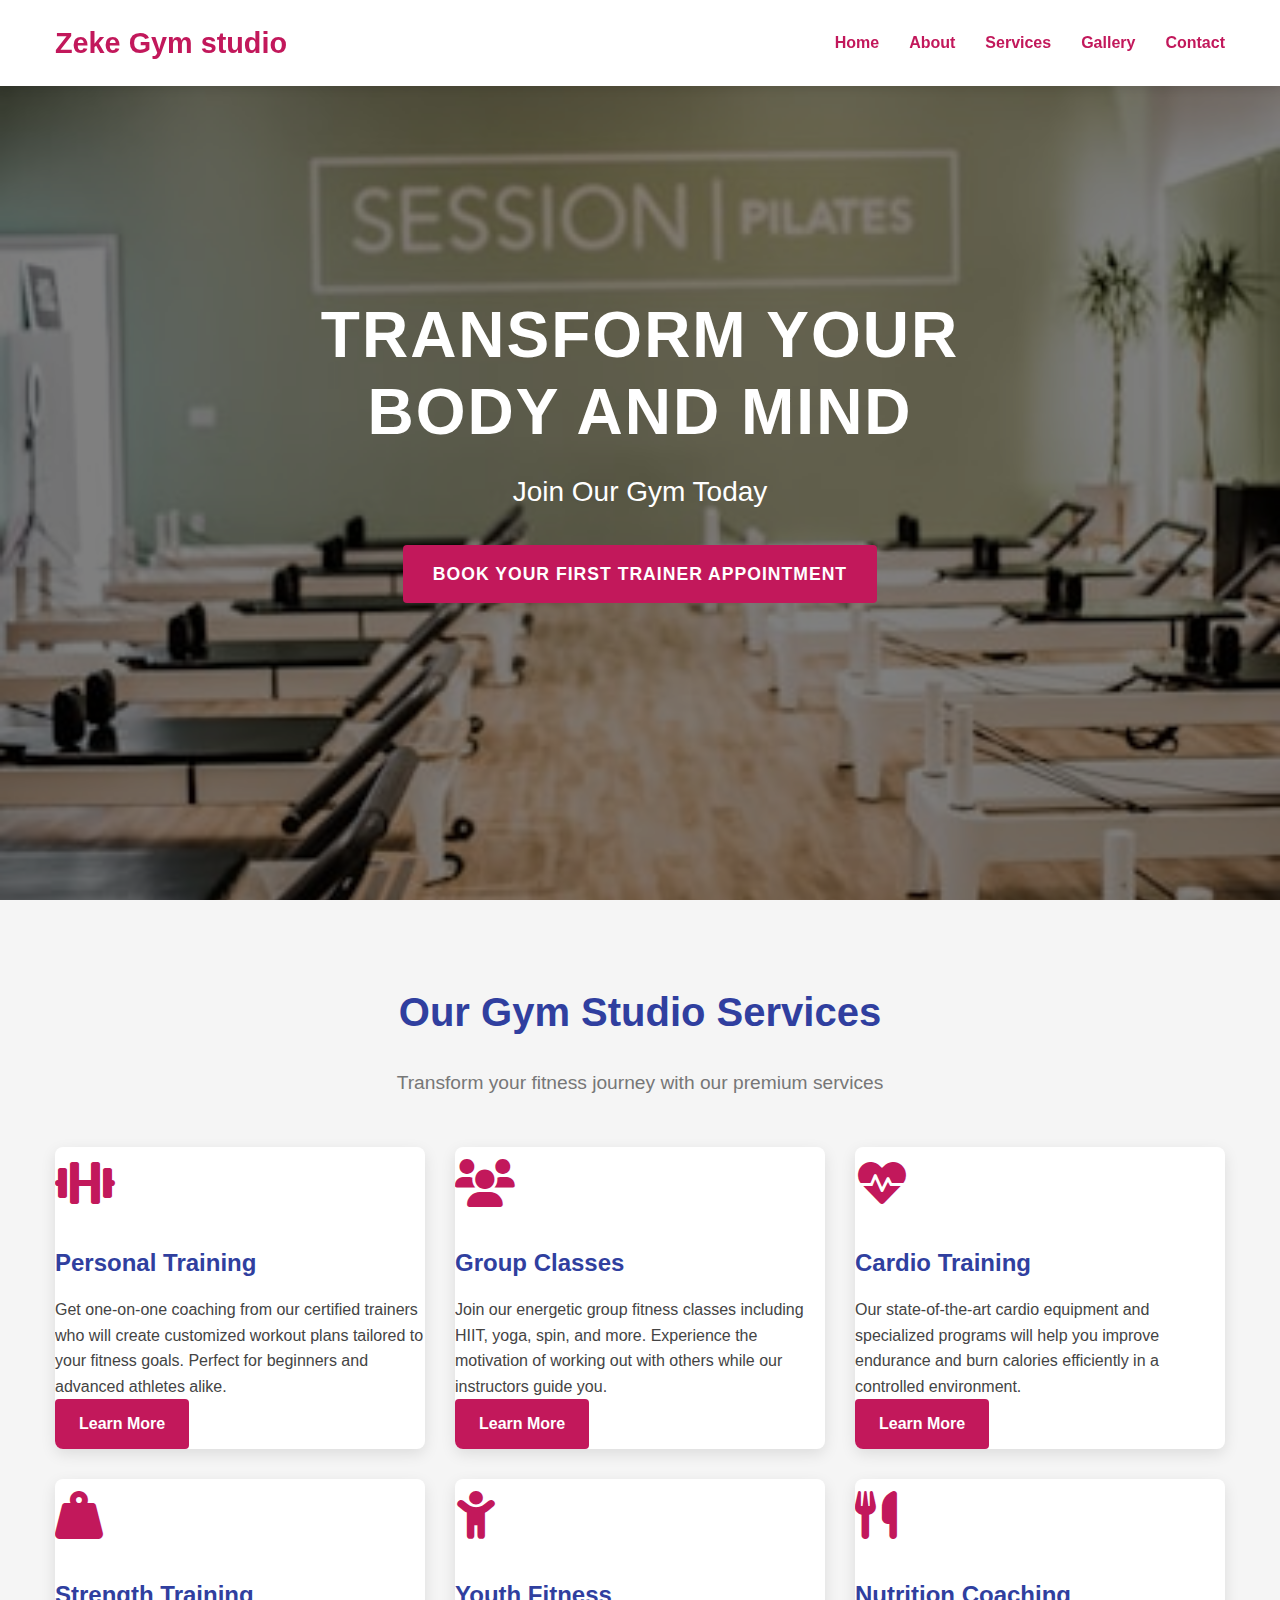
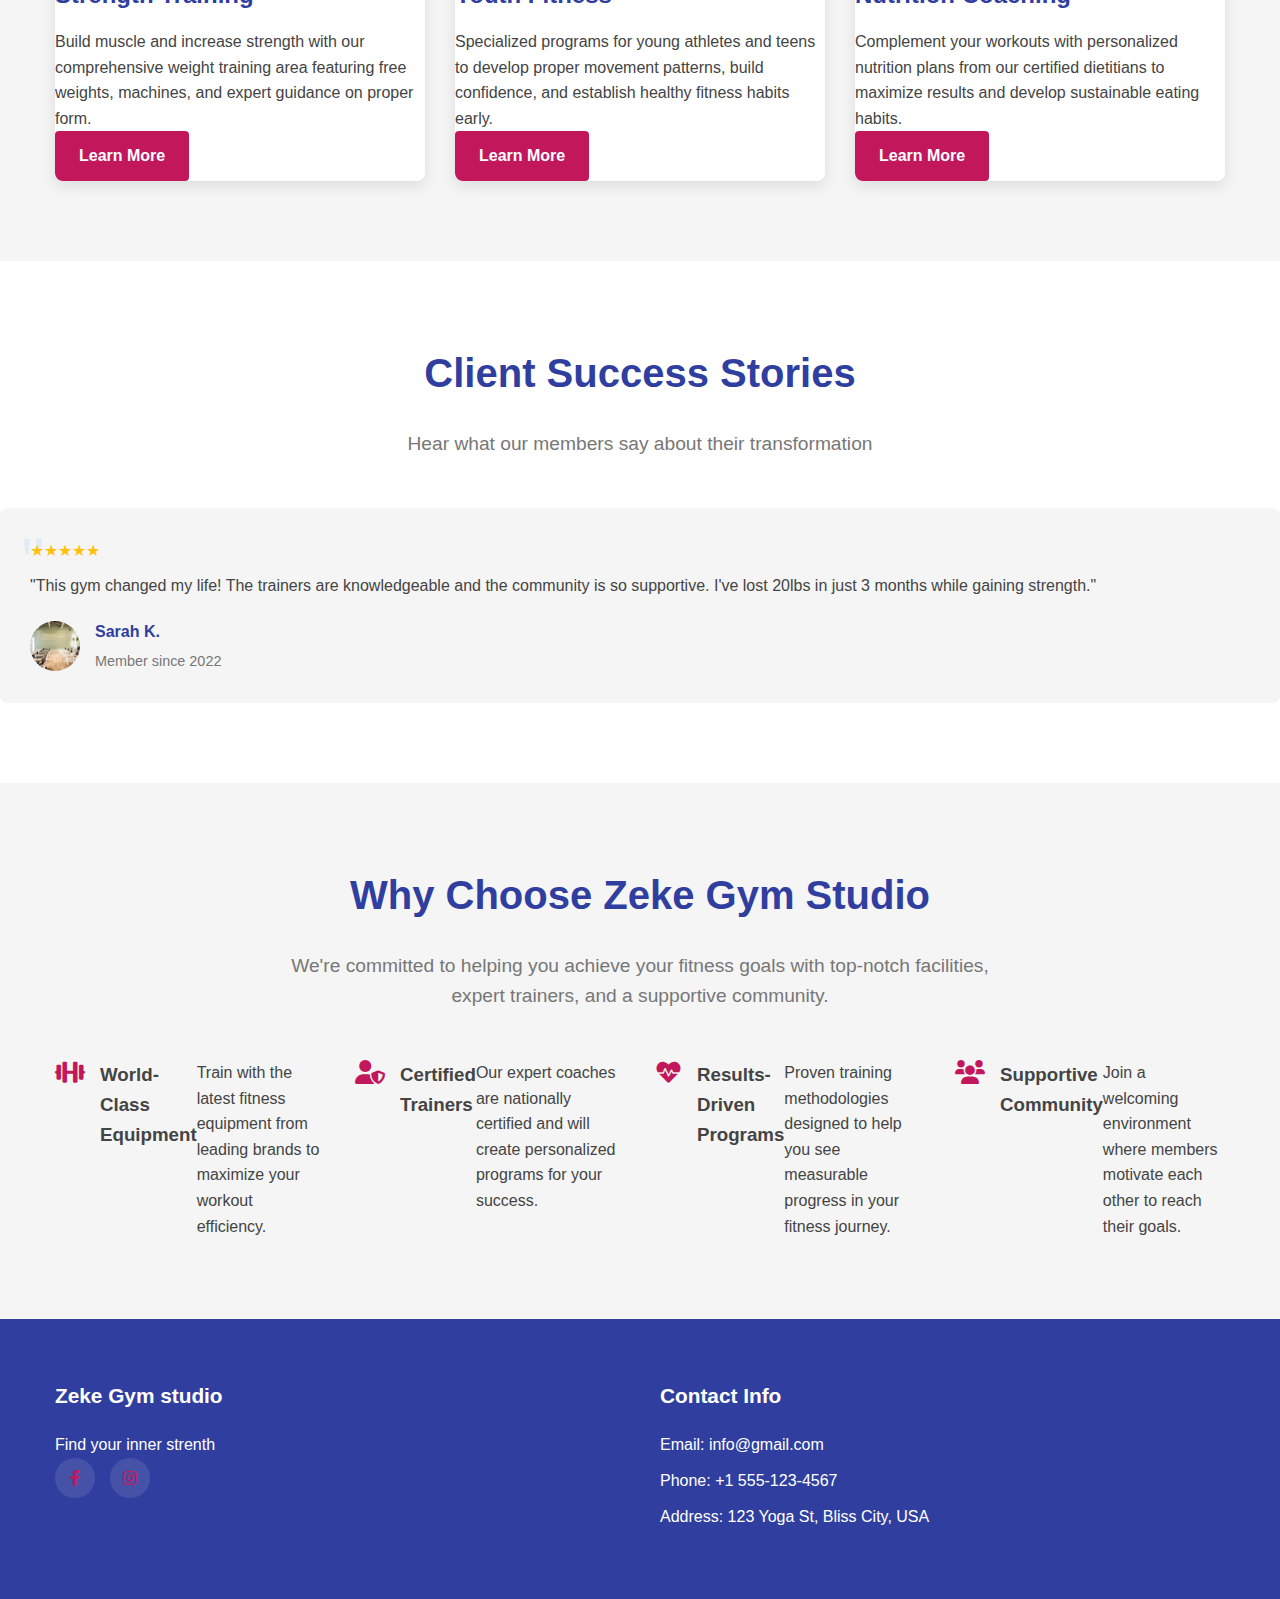
<file: index.html>
<!DOCTYPE html>
    <html lang="en">
    
        <head>
            <meta charset="UTF-8">
            <meta name="viewport" content="width=device-width, initial-scale=1.0">
            <title>Zeke Gym studio - Zeke Gym studio | Professional gym studio Services</title>
            <meta name="description" content="Professional gym studio Services for Zeke Gym studio. Find your inner strenth.">
            <link rel="stylesheet" href="https://cdnjs.cloudflare.com/ajax/libs/font-awesome/6.0.0/css/all.min.css">
            <link rel="stylesheet" href="css/base.css">
            <link rel="stylesheet" href="css/custom.css"> <!-- Add this line -->
            <link rel="stylesheet" href="css/index.css">
            <link rel="preconnect" href="https://fonts.googleapis.com">
            <link rel="preconnect" href="https://fonts.gstatic.com" crossorigin>
            <link href="https://fonts.googleapis.com/css2?family=Open+Sans:wght@400;600;700&family=Roboto:wght@400;500;700&display=swap" rel="stylesheet">


        </head>
                
        
    <body>
        
        <header class="header">
            <div class="container">
                <nav class="navbar">
                    <a href="index.html" class="logo">Zeke Gym studio</a>
                    <button id="mobile-menu-btn" class="mobile-menu-btn">
                        <span></span>
                        <span></span>
                        <span></span>
                    </button>
                    <ul class="nav-links">
                        <li><a href="index.html">Home</a></li>
<li><a href="about.html">About</a></li>
<li><a href="services.html">Services</a></li>
<li><a href="gallery.html">Gallery</a></li>
<li><a href="contact.html">Contact</a></li>
                    </ul>
                </nav>
            </div>
        </header>
        

        <main>
            <!-- Hero Section -->
            <section class="hero-section">
    <div class="hero-overlay"></div>
    <div class="hero-content">
        <h1 class="hero-heading">Transform Your Body and Mind</h1>
        <p class="hero-subheading">Join Our Gym Today</p>
        <a href="contact.html" class="hero-cta">Book Your First Trainer Appointment</a>
    </div>
</section>

<style>
    .hero-section {
        position: relative;
        height: 100vh;
        min-height: 600px;
        background-image: url('assets/images/gym-studio1.jpg');
        background-size: cover;
        background-position: center;
        background-repeat: no-repeat;
        display: flex;
        align-items: center;
        justify-content: center;
        text-align: center;
        color: white;
        padding: 0 20px;
    }
    
    .hero-overlay {
        position: absolute;
        top: 0;
        left: 0;
        width: 100%;
        height: 100%;
        background-color: rgba(0, 0, 0, 0.5);
    }
    
    .hero-content {
        position: relative;
        z-index: 1;
        max-width: 800px;
    }
    
    .hero-heading {
        font-size: clamp(2.5rem, 5vw, 4rem);
        font-weight: 800;
        margin-bottom: 20px;
        line-height: 1.2;
        text-transform: uppercase;
        letter-spacing: 2px;
    }
    
    .hero-subheading {
        font-size: clamp(1.25rem, 2.5vw, 1.75rem);
        margin-bottom: 30px;
        font-weight: 400;
    }
    
    .hero-cta {
        display: inline-block;
        padding: 15px 30px;
        background-color: #c2185b;
        color: white;
        text-decoration: none;
        font-weight: 700;
        border-radius: 4px;
        font-size: 1.1rem;
        transition: all 0.3s ease;
        text-transform: uppercase;
        letter-spacing: 1px;
    }
    
    .hero-cta:hover {
        background-color: #e91e63;
        transform: translateY(-3px);
        box-shadow: 0 10px 20px rgba(0, 0, 0, 0.2);
    }
    
    @media (max-width: 768px) {
        .hero-section {
            min-height: 500px;
        }
        
        .hero-heading {
            margin-bottom: 15px;
        }
        
        .hero-cta {
            padding: 12px 25px;
        }
    }
</style>

            <!-- Services Preview -->
            <section class="section services">
    <div class="container">
        <div class="section-header">
            <h2 class="section-title">Our Gym Studio Services</h2>
            <p class="section-subtitle">Transform your fitness journey with our premium services</p>
        </div>

        <div class="services-grid">
            <!-- Service Card 1 -->
            <div class="service-card">
                <div class="service-icon">
                    <i class="fas fa-dumbbell"></i>
                </div>
                <h3 class="service-title">Personal Training</h3>
                <p class="service-description">
                    Get one-on-one coaching from our certified trainers who will create customized workout plans tailored to your fitness goals. Perfect for beginners and advanced athletes alike.
                </p>
                <a href="services.html#personal-training" class="btn btn-learn-more">Learn More</a>
            </div>

            <!-- Service Card 2 -->
            <div class="service-card">
                <div class="service-icon">
                    <i class="fas fa-users"></i>
                </div>
                <h3 class="service-title">Group Classes</h3>
                <p class="service-description">
                    Join our energetic group fitness classes including HIIT, yoga, spin, and more. Experience the motivation of working out with others while our instructors guide you.
                </p>
                <a href="services.html#group-classes" class="btn btn-learn-more">Learn More</a>
            </div>

            <!-- Service Card 3 -->
            <div class="service-card">
                <div class="service-icon">
                    <i class="fas fa-heartbeat"></i>
                </div>
                <h3 class="service-title">Cardio Training</h3>
                <p class="service-description">
                    Our state-of-the-art cardio equipment and specialized programs will help you improve endurance and burn calories efficiently in a controlled environment.
                </p>
                <a href="services.html#cardio-training" class="btn btn-learn-more">Learn More</a>
            </div>

            <!-- Service Card 4 -->
            <div class="service-card">
                <div class="service-icon">
                    <i class="fas fa-weight-hanging"></i>
                </div>
                <h3 class="service-title">Strength Training</h3>
                <p class="service-description">
                    Build muscle and increase strength with our comprehensive weight training area featuring free weights, machines, and expert guidance on proper form.
                </p>
                <a href="services.html#strength-training" class="btn btn-learn-more">Learn More</a>
            </div>

            <!-- Service Card 5 -->
            <div class="service-card">
                <div class="service-icon">
                    <i class="fas fa-child"></i>
                </div>
                <h3 class="service-title">Youth Fitness</h3>
                <p class="service-description">
                    Specialized programs for young athletes and teens to develop proper movement patterns, build confidence, and establish healthy fitness habits early.
                </p>
                <a href="services.html#youth-fitness" class="btn btn-learn-more">Learn More</a>
            </div>

            <!-- Service Card 6 -->
            <div class="service-card">
                <div class="service-icon">
                    <i class="fas fa-utensils"></i>
                </div>
                <h3 class="service-title">Nutrition Coaching</h3>
                <p class="service-description">
                    Complement your workouts with personalized nutrition plans from our certified dietitians to maximize results and develop sustainable eating habits.
                </p>
                <a href="services.html#nutrition-coaching" class="btn btn-learn-more">Learn More</a>
            </div>
        </div>
    </div>
</section>

            <!-- Testimonials -->
            <section class="section testimonials">
  <h2 class="section-title">Client Success Stories</h2>
  <p class="section-subtitle">Hear what our members say about their transformation</p>

  <div class="testimonials-grid">
    <!-- Testimonial 1 -->
    <div class="testimonial-card">
      <div class="testimonial-content">
        <div class="stars">★★★★★</div>
        <p>"This gym changed my life! The trainers are knowledgeable and the community is so supportive. I've lost 20lbs in just 3 months while gaining strength."</p>
      </div>
      <div class="testimonial-author">
        <img src="assets/images/gym-studio1.jpg" alt="Sarah K. smiling after workout">
        <div class="author-info">
          <h4>Sarah K.</h4>
          <p>Member since 2022</p>
        </div>
      </div>
    </div>

    <!-- Testimonial 2 -->
    <div class="testimonial-card">
      <div class="testimonial-content">
        <div class="stars">★★★★☆</div>
        <p>"The best equipment and classes in town. I was hesitant to join a gym but the staff made me feel welcome from day one. My energy levels have never been higher!"</p>
      </div>
      <div class="testimonial-author">
        <img src="assets/images/gym-studio2.jpg" alt="Michael T. lifting weights">
        <div class="author-info">
          <h4>Michael T.</h4>
          <p>Member since 2021</p>
        </div>
      </div>
    </div>

    <!-- Testimonial 3 -->
    <div class="testimonial-card">
      <div class="testimonial-content">
        <div class="stars">★★★★★</div>
        <p>"As a senior, I was worried about injury, but the trainers tailored a perfect program for me. I'm stronger now at 65 than I was at 40! Highly recommend."</p>
      </div>
      <div class="testimonial-author">
        <img src="assets/images/gym-studio3.jpg" alt="Barbara J. doing yoga">
        <div class="author-info">
          <h4>Barbara J.</h4>
          <p>Member since 2023</p>
        </div>
      </div>
    </div>
  </div>
</section>

            <!-- Why Choose Us -->
            <section class="section why-choose-us">
    <div class="container">
        <h2 class="section-title">Why Choose Zeke Gym Studio</h2>
        <p class="section-subtitle">We're committed to helping you achieve your fitness goals with top-notch facilities, expert trainers, and a supportive community.</p>
        
        <div class="features-grid">
            <div class="feature-item">
                <i class="fas fa-dumbbell feature-icon"></i>
                <h3 class="feature-title">World-Class Equipment</h3>
                <p class="feature-desc">Train with the latest fitness equipment from leading brands to maximize your workout efficiency.</p>
            </div>
            
            <div class="feature-item">
                <i class="fas fa-user-shield feature-icon"></i>
                <h3 class="feature-title">Certified Trainers</h3>
                <p class="feature-desc">Our expert coaches are nationally certified and will create personalized programs for your success.</p>
            </div>
            
            <div class="feature-item">
                <i class="fas fa-heartbeat feature-icon"></i>
                <h3 class="feature-title">Results-Driven Programs</h3>
                <p class="feature-desc">Proven training methodologies designed to help you see measurable progress in your fitness journey.</p>
            </div>
            
            <div class="feature-item">
                <i class="fas fa-users feature-icon"></i>
                <h3 class="feature-title">Supportive Community</h3>
                <p class="feature-desc">Join a welcoming environment where members motivate each other to reach their goals.</p>
            </div>
        </div>
    </div>
</section>
        </main>

        
        <footer class="footer">
            <div class="container">
                <div class="footer-content">
                    <div class="footer-column">
                        <h3>Zeke Gym studio</h3>
                        <p>Find your inner strenth</p>
                        <div class="social-links">
                            <a href="https://facebook.com/gymstudio"><i class="fab fa-facebook-f"></i></a>
                            <a href="https://instagram.com/gymstudio"><i class="fab fa-instagram"></i></a>
                            
                            
                        </div>
                    </div>
                    <div class="footer-column">
                        <h3>Contact Info</h3>
                        <ul class="footer-links">
                            <li>Email: info@gmail.com</li>
                            <li>Phone: +1 555-123-4567</li>
                            <li>Address: 123 Yoga St, Bliss City, USA</li>
                        </ul>
                    </div>
                </div>
            </div>
        </footer>

        

        <script src="js/base.js"></script>
        <script src="js/index.js"></script>
        <script src="js/form-handler.js"></script>
    </body>
    </html>
</file>
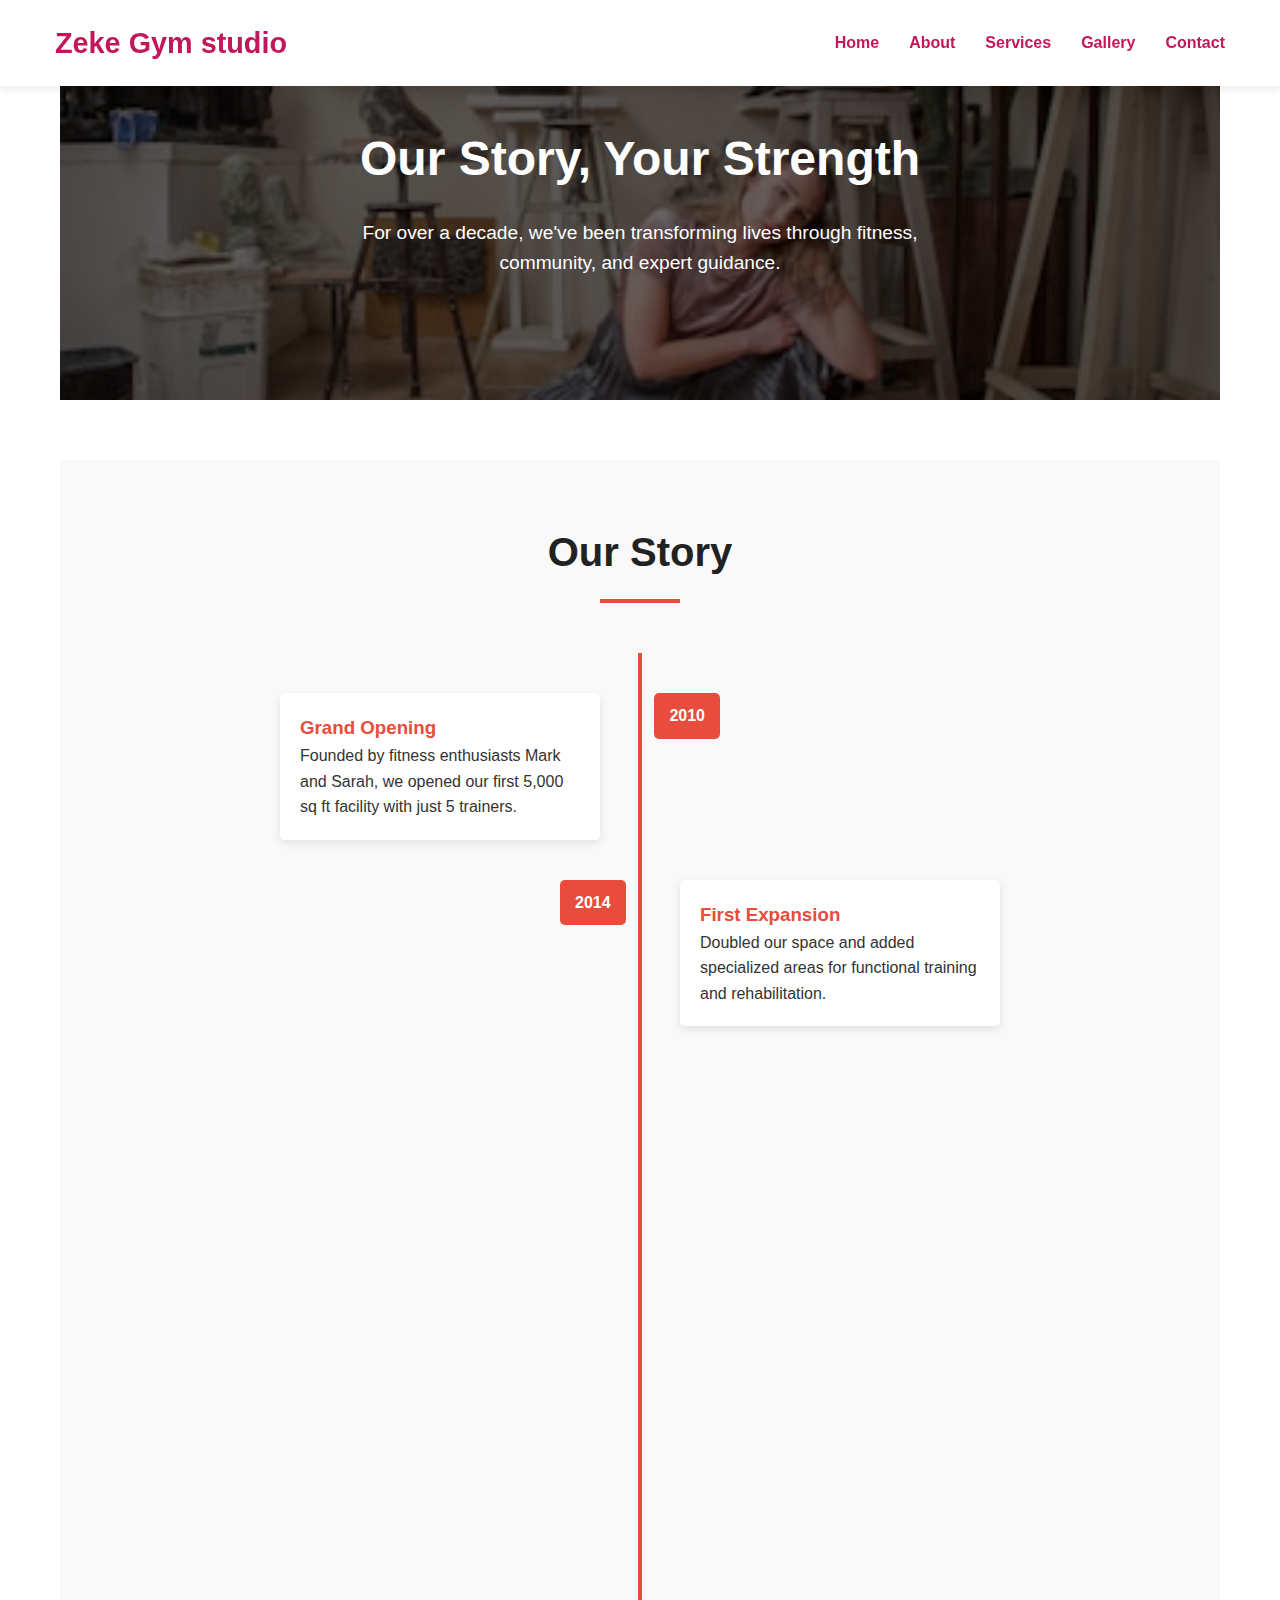
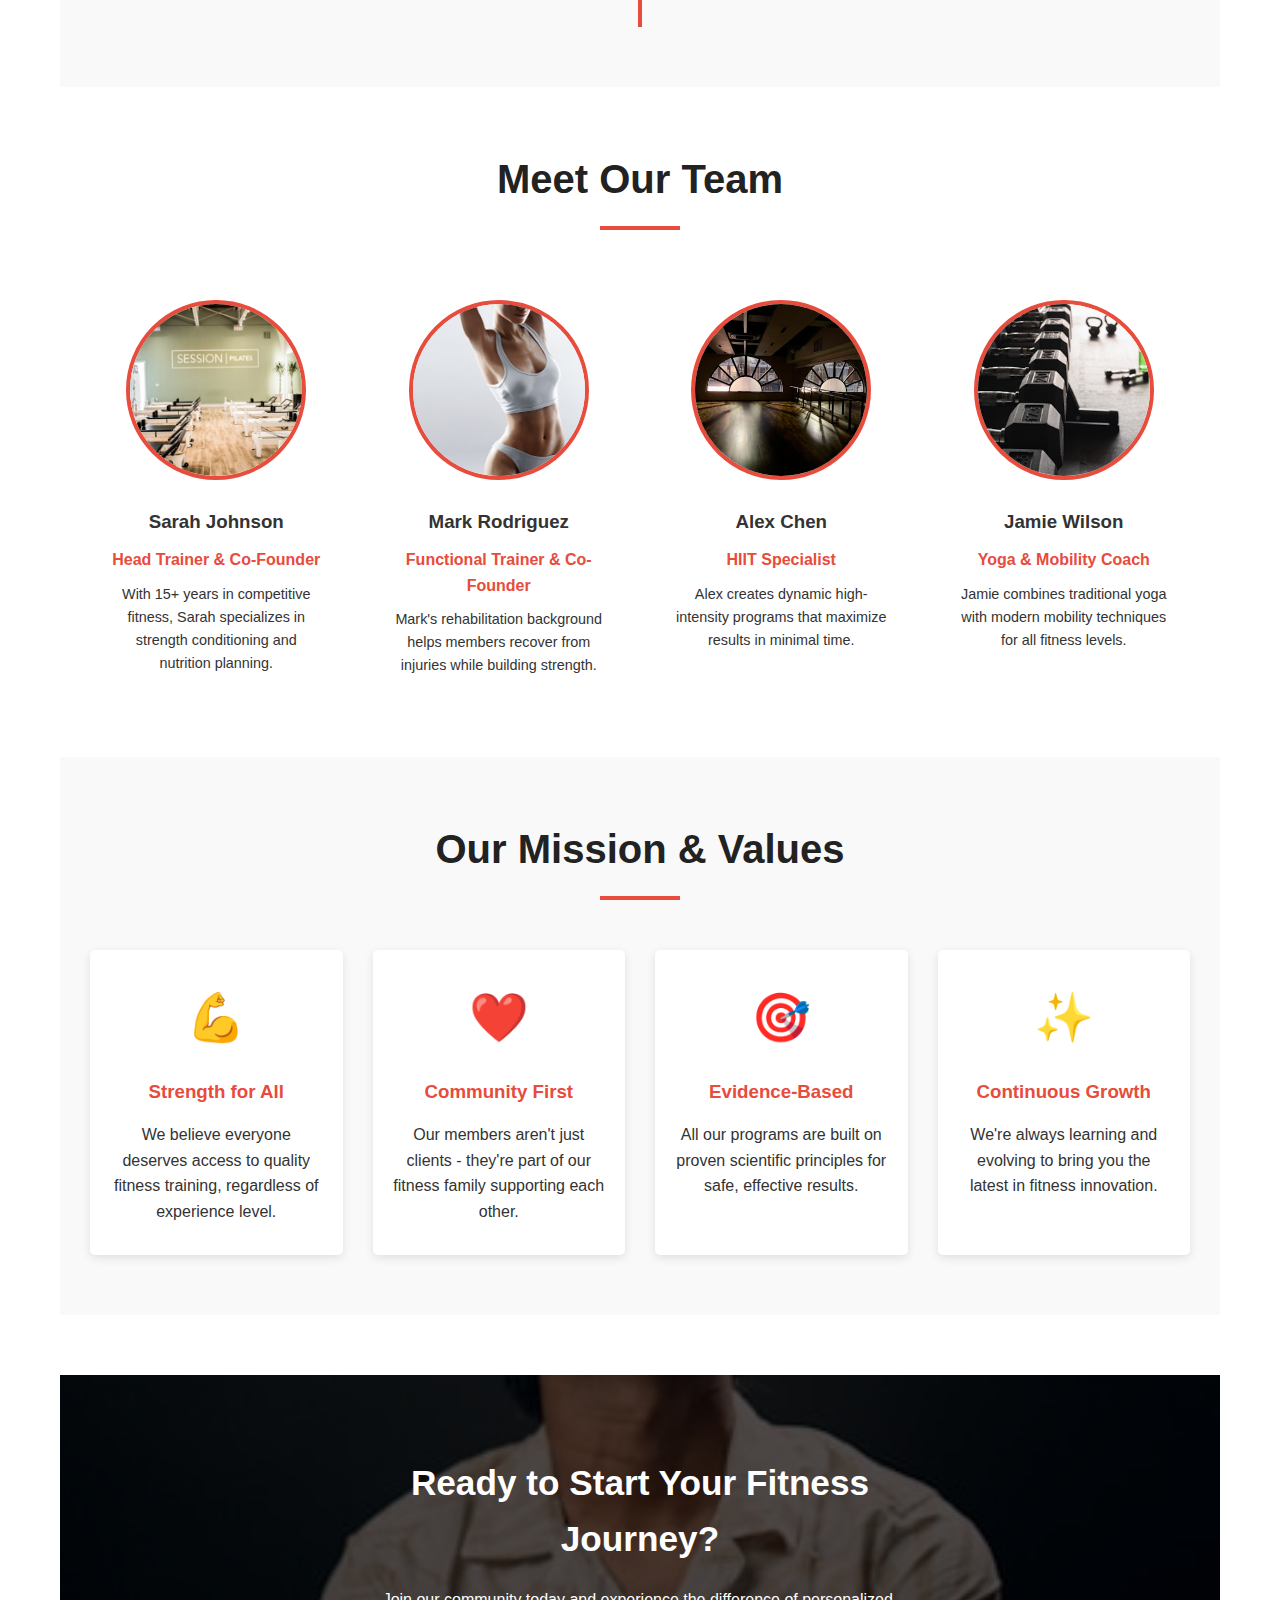
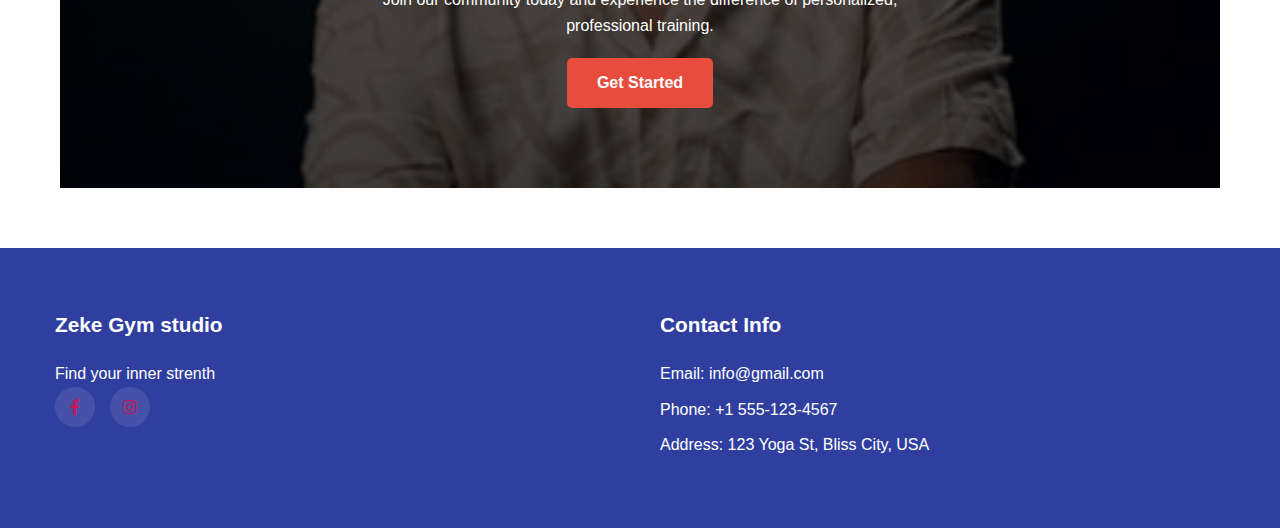
<file: about.html>
<!DOCTYPE html>
    <html lang="en">
    
        <head>
            <meta charset="UTF-8">
            <meta name="viewport" content="width=device-width, initial-scale=1.0">
            <title>Zeke Gym studio - About Zeke Gym studio</title>
            <meta name="description" content="Zeke Gym studio provides Find your inner strenth. Learn more about our gym studio services.">
            <link rel="stylesheet" href="https://cdnjs.cloudflare.com/ajax/libs/font-awesome/6.0.0/css/all.min.css">
            <link rel="stylesheet" href="css/base.css">
            <link rel="stylesheet" href="css/custom.css"> <!-- Add this line -->
            <link rel="stylesheet" href="css/about.css">
            <link rel="preconnect" href="https://fonts.googleapis.com">
            <link rel="preconnect" href="https://fonts.gstatic.com" crossorigin>
            <link href="https://fonts.googleapis.com/css2?family=Open+Sans:wght@400;600;700&family=Roboto:wght@400;500;700&display=swap" rel="stylesheet">


        </head>
                

    <body>
        
        <header class="header">
            <div class="container">
                <nav class="navbar">
                    <a href="index.html" class="logo">Zeke Gym studio</a>
                    <button id="mobile-menu-btn" class="mobile-menu-btn">
                        <span></span>
                        <span></span>
                        <span></span>
                    </button>
                    <ul class="nav-links">
                        <li><a href="index.html">Home</a></li>
<li><a href="about.html">About</a></li>
<li><a href="services.html">Services</a></li>
<li><a href="gallery.html">Gallery</a></li>
<li><a href="contact.html">Contact</a></li>
                    </ul>
                </nav>
            </div>
        </header>
        

        <main>
            <!-- About Us Page Sections -->
            <main class="about-page">
  <!-- Hero Section -->
  <section class="about-hero">
    <div class="about-hero-content">
      <h1>Our Story, Your Strength</h1>
      <p>For over a decade, we've been transforming lives through fitness, community, and expert guidance.</p>
    </div>
  </section>

  <!-- Our Story Timeline -->
  <section class="our-story">
    <h2 class="section-title">Our Story</h2>
    <div class="timeline">
      <div class="timeline-item">
        <div class="timeline-year">2010</div>
        <div class="timeline-content">
          <h3>Grand Opening</h3>
          <p>Founded by fitness enthusiasts Mark and Sarah, we opened our first 5,000 sq ft facility with just 5 trainers.</p>
        </div>
      </div>
      <div class="timeline-item">
        <div class="timeline-year">2014</div>
        <div class="timeline-content">
          <h3>First Expansion</h3>
          <p>Doubled our space and added specialized areas for functional training and rehabilitation.</p>
        </div>
      </div>
      <div class="timeline-item">
        <div class="timeline-year">2017</div>
        <div class="timeline-content">
          <h3>Community Recognition</h3>
          <p>Awarded "Best Gym in the City" for our innovative programs and member satisfaction.</p>
        </div>
      </div>
      <div class="timeline-item">
        <div class="timeline-year">2020</div>
        <div class="timeline-content">
          <h3>Digital Transformation</h3>
          <p>Launched virtual training programs to serve our members during challenging times.</p>
        </div>
      </div>
      <div class="timeline-item">
        <div class="timeline-year">2023</div>
        <div class="timeline-content">
          <h3>Newest Facility</h3>
          <p>Opened our state-of-the-art 15,000 sq ft flagship location with cutting-edge equipment.</p>
        </div>
      </div>
    </div>
  </section>

  <!-- Meet Our Team -->
  <section class="our-team">
    <h2 class="section-title">Meet Our Team</h2>
    <div class="team-grid">
      <div class="team-member">
        <img src="assets/images/gym-studio1.jpg" alt="Head trainer Sarah Johnson" class="team-photo">
        <h3>Sarah Johnson</h3>
        <p class="team-role">Head Trainer & Co-Founder</p>
        <p class="team-bio">With 15+ years in competitive fitness, Sarah specializes in strength conditioning and nutrition planning.</p>
      </div>
      <div class="team-member">
        <img src="assets/images/gym-studio2.jpg" alt="Trainer Mark Rodriguez" class="team-photo">
        <h3>Mark Rodriguez</h3>
        <p class="team-role">Functional Trainer & Co-Founder</p>
        <p class="team-bio">Mark's rehabilitation background helps members recover from injuries while building strength.</p>
      </div>
      <div class="team-member">
        <img src="assets/images/gym-studio3.jpg" alt="Trainer Alex Chen" class="team-photo">
        <h3>Alex Chen</h3>
        <p class="team-role">HIIT Specialist</p>
        <p class="team-bio">Alex creates dynamic high-intensity programs that maximize results in minimal time.</p>
      </div>
      <div class="team-member">
        <img src="assets/images/gym-studio4.jpg" alt="Trainer Jamie Wilson" class="team-photo">
        <h3>Jamie Wilson</h3>
        <p class="team-role">Yoga & Mobility Coach</p>
        <p class="team-bio">Jamie combines traditional yoga with modern mobility techniques for all fitness levels.</p>
      </div>
    </div>
  </section>

  <!-- Mission & Values -->
  <section class="mission-values">
    <h2 class="section-title">Our Mission & Values</h2>
    <div class="values-grid">
      <div class="value-card">
        <div class="value-icon">💪</div>
        <h3>Strength for All</h3>
        <p>We believe everyone deserves access to quality fitness training, regardless of experience level.</p>
      </div>
      <div class="value-card">
        <div class="value-icon">❤️</div>
        <h3>Community First</h3>
        <p>Our members aren't just clients - they're part of our fitness family supporting each other.</p>
      </div>
      <div class="value-card">
        <div class="value-icon">🎯</div>
        <h3>Evidence-Based</h3>
        <p>All our programs are built on proven scientific principles for safe, effective results.</p>
      </div>
      <div class="value-card">
        <div class="value-icon">✨</div>
        <h3>Continuous Growth</h3>
        <p>We're always learning and evolving to bring you the latest in fitness innovation.</p>
      </div>
    </div>
  </section>

  <!-- Call to Action -->
  <section class="about-cta">
    <div class="cta-content">
      <h2>Ready to Start Your Fitness Journey?</h2>
      <p>Join our community today and experience the difference of personalized, professional training.</p>
      <a href="/membership" class="cta-button">Get Started</a>
    </div>
  </section>
</main>
        </main>

        
        <footer class="footer">
            <div class="container">
                <div class="footer-content">
                    <div class="footer-column">
                        <h3>Zeke Gym studio</h3>
                        <p>Find your inner strenth</p>
                        <div class="social-links">
                            <a href="https://facebook.com/gymstudio"><i class="fab fa-facebook-f"></i></a>
                            <a href="https://instagram.com/gymstudio"><i class="fab fa-instagram"></i></a>
                            
                            
                        </div>
                    </div>
                    <div class="footer-column">
                        <h3>Contact Info</h3>
                        <ul class="footer-links">
                            <li>Email: info@gmail.com</li>
                            <li>Phone: +1 555-123-4567</li>
                            <li>Address: 123 Yoga St, Bliss City, USA</li>
                        </ul>
                    </div>
                </div>
            </div>
        </footer>

        

        <script src="js/base.js"></script>
        <script src="js/about.js"></script>
        <script src="js/form-handler.js"></script>
    </body>
    </html>
</file>
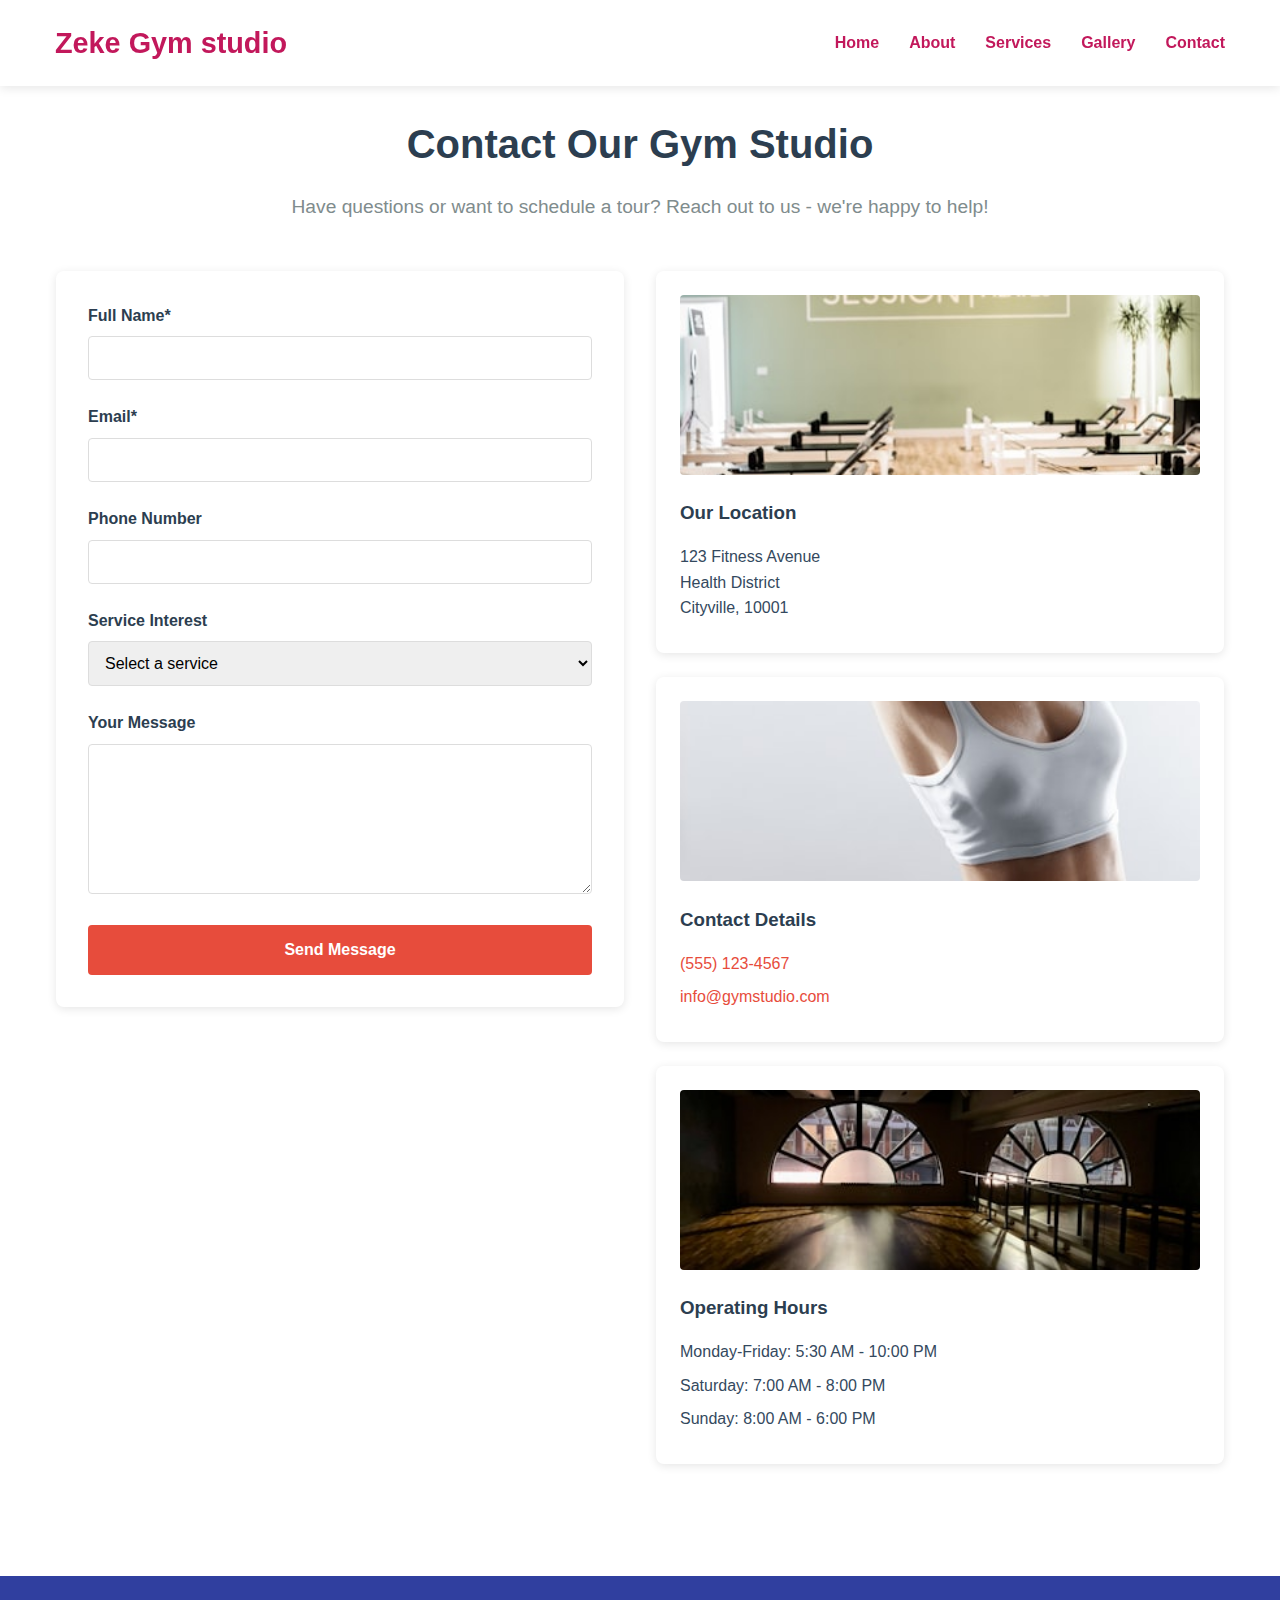
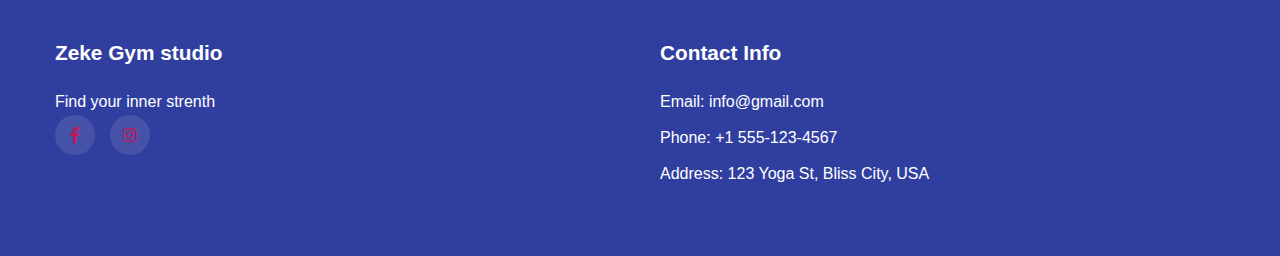
<file: contact.html>
<!DOCTYPE html>
    <html lang="en">
    
        <head>
            <meta charset="UTF-8">
            <meta name="viewport" content="width=device-width, initial-scale=1.0">
            <title>Zeke Gym studio - Contact Zeke Gym studio</title>
            <meta name="description" content="Contact Zeke Gym studio for gym studio requirements. Fill out the form or call us anytime.Find your inner strenth">
            <link rel="stylesheet" href="https://cdnjs.cloudflare.com/ajax/libs/font-awesome/6.0.0/css/all.min.css">
            <link rel="stylesheet" href="css/base.css">
            <link rel="stylesheet" href="css/custom.css"> <!-- Add this line -->
            <link rel="stylesheet" href="css/contact.css">
            <link rel="preconnect" href="https://fonts.googleapis.com">
            <link rel="preconnect" href="https://fonts.gstatic.com" crossorigin>
            <link href="https://fonts.googleapis.com/css2?family=Open+Sans:wght@400;600;700&family=Roboto:wght@400;500;700&display=swap" rel="stylesheet">


        </head>
                

    <body>
        
        <header class="header">
            <div class="container">
                <nav class="navbar">
                    <a href="index.html" class="logo">Zeke Gym studio</a>
                    <button id="mobile-menu-btn" class="mobile-menu-btn">
                        <span></span>
                        <span></span>
                        <span></span>
                    </button>
                    <ul class="nav-links">
                        <li><a href="index.html">Home</a></li>
<li><a href="about.html">About</a></li>
<li><a href="services.html">Services</a></li>
<li><a href="gallery.html">Gallery</a></li>
<li><a href="contact.html">Contact</a></li>
                    </ul>
                </nav>
            </div>
        </header>
        

        <main>
            <!-- Contact Section -->
            <section class="section contact">
                <main class="contact-page">
    <section class="contact-header">
        <h1>Contact Our Gym Studio</h1>
        <p class="subheading">Have questions or want to schedule a tour? Reach out to us - we're happy to help!</p>
    </section>

    <div class="contact-container">
        <div class="contact-form-container">
            <form id="customForm" data-form-handler="" class="gym-contact-form">
                <div class="form-group">
                    <label for="name">Full Name*</label>
                    <input type="text" id="name" name="name" required>
                </div>
                <div class="form-group">
                    <label for="email">Email*</label>
                    <input type="email" id="email" name="email" required>
                </div>
                <div class="form-group">
                    <label for="phone">Phone Number</label>
                    <input type="tel" id="phone" name="phone">
                </div>
                <div class="form-group">
                    <label for="service">Service Interest</label>
                    <select id="service" name="service">
                        <option value="">Select a service</option>
                        <option value="personal-training">Personal Training</option>
                        <option value="group-classes">Group Classes</option>
                        <option value="membership">Membership</option>
                        <option value="corporate-wellness">Corporate Wellness</option>
                        <option value="other">Other</option>
                    </select>
                </div>
                <div class="form-group">
                    <label for="message">Your Message</label>
                    <textarea id="message" name="message" rows="5"></textarea>
                </div>
                <button type="submit" class="submit-btn">Send Message</button>
            </form>
        </div>

        <div class="contact-info-container">
            <div class="info-card">
                <img src="assets/images/gym-studio1.jpg" alt="Gym location exterior" class="info-image">
                <h3>Our Location</h3>
                <p>123 Fitness Avenue<br>Health District<br>Cityville, 10001</p>
            </div>

            <div class="info-card">
                <img src="assets/images/gym-studio2.jpg" alt="Gym reception area" class="info-image">
                <h3>Contact Details</h3>
                <p><a href="tel:+15551234567">(555) 123-4567</a></p>
                <p><a href="mailto:info@gymstudio.com">info@gymstudio.com</a></p>
            </div>

            <div class="info-card">
                <img src="assets/images/gym-studio3.jpg" alt="Gym operating hours" class="info-image">
                <h3>Operating Hours</h3>
                <p>Monday-Friday: 5:30 AM - 10:00 PM</p>
                <p>Saturday: 7:00 AM - 8:00 PM</p>
                <p>Sunday: 8:00 AM - 6:00 PM</p>
            </div>
        </div>
    </div>
</main>
            </section>
        </main>

        
        <footer class="footer">
            <div class="container">
                <div class="footer-content">
                    <div class="footer-column">
                        <h3>Zeke Gym studio</h3>
                        <p>Find your inner strenth</p>
                        <div class="social-links">
                            <a href="https://facebook.com/gymstudio"><i class="fab fa-facebook-f"></i></a>
                            <a href="https://instagram.com/gymstudio"><i class="fab fa-instagram"></i></a>
                            
                            
                        </div>
                    </div>
                    <div class="footer-column">
                        <h3>Contact Info</h3>
                        <ul class="footer-links">
                            <li>Email: info@gmail.com</li>
                            <li>Phone: +1 555-123-4567</li>
                            <li>Address: 123 Yoga St, Bliss City, USA</li>
                        </ul>
                    </div>
                </div>
            </div>
        </footer>

        

        <script src="js/base.js"></script>
        <script src="js/contact.js"></script>
        <script src="js/form-handler.js"></script>
        
    </body>
    </html>
</file>
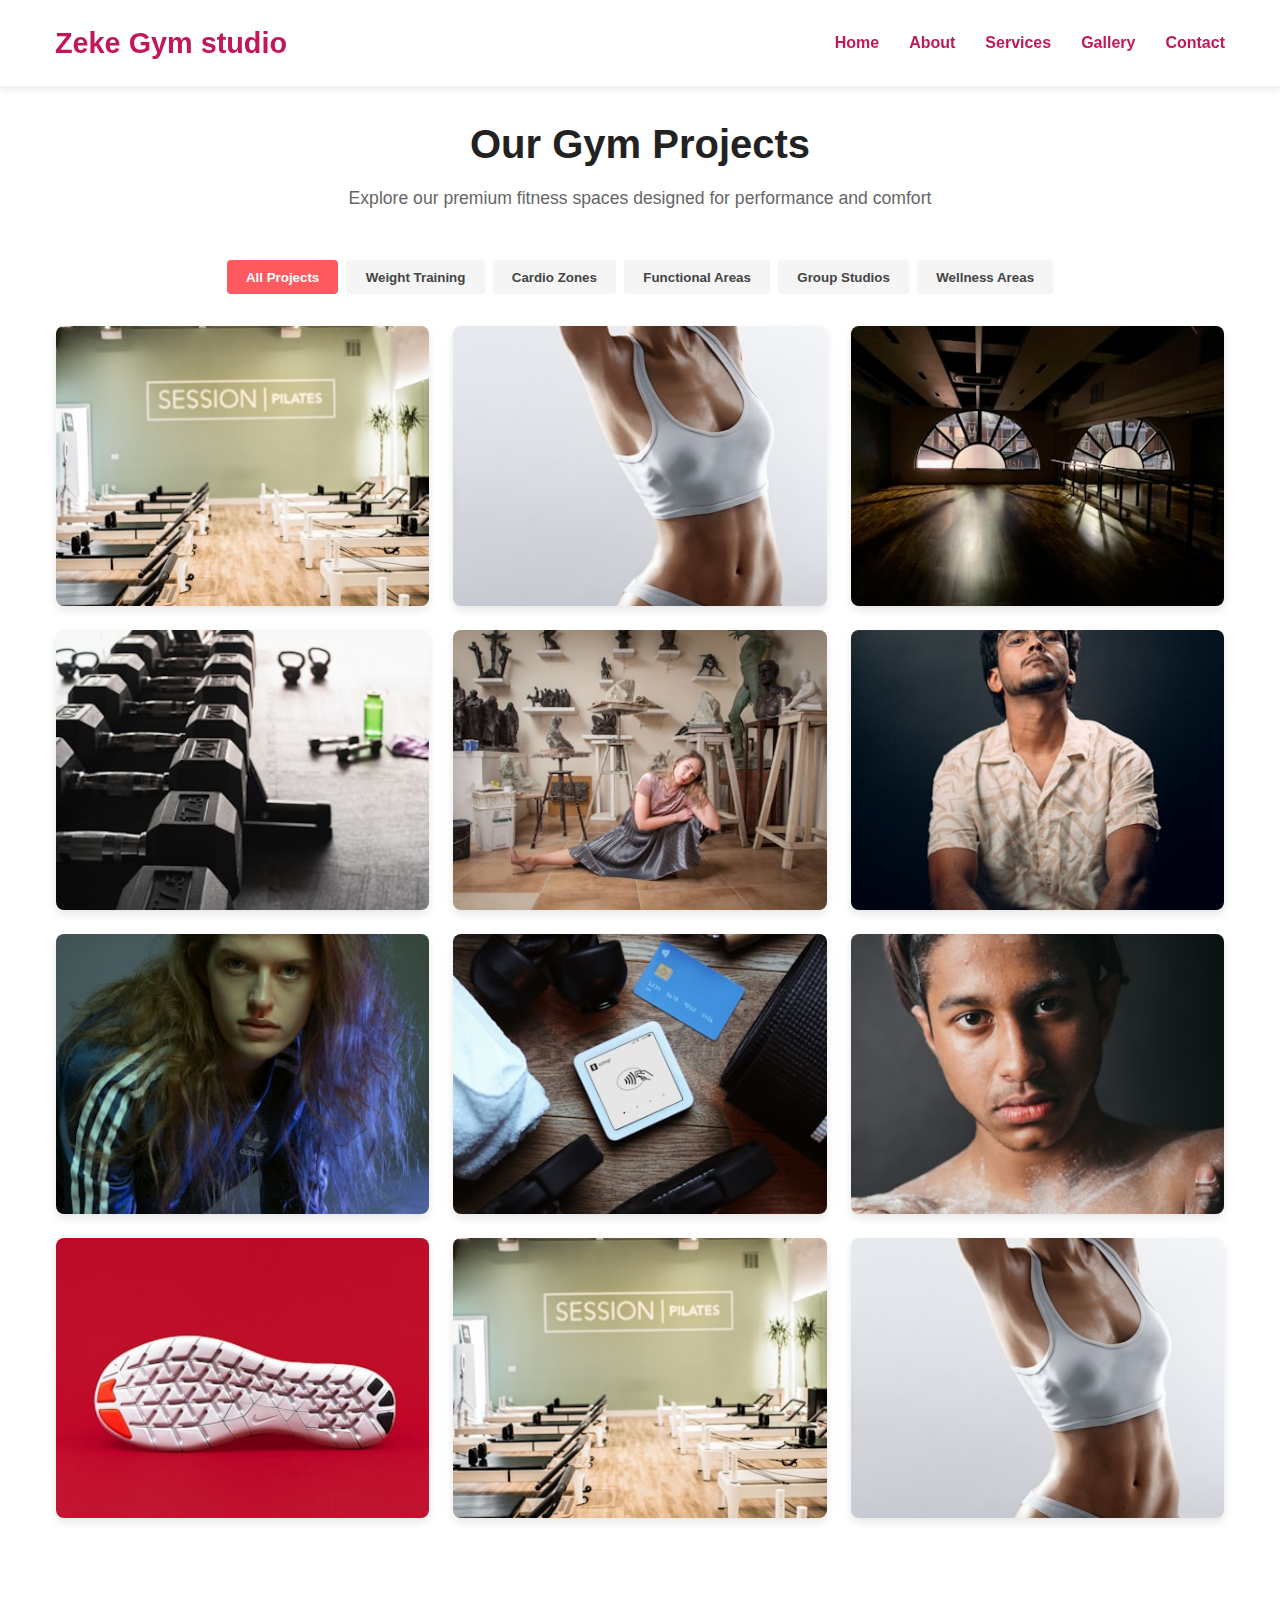
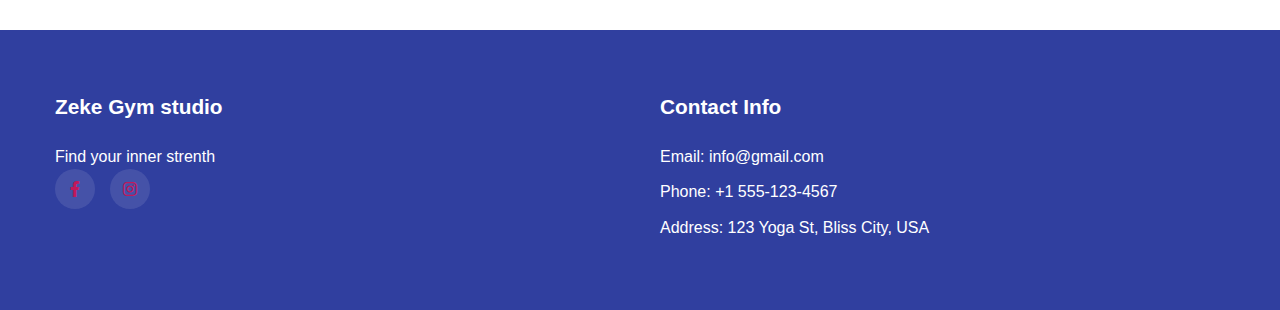
<file: gallery.html>
<!DOCTYPE html>
    <html lang="en">
    
        <head>
            <meta charset="UTF-8">
            <meta name="viewport" content="width=device-width, initial-scale=1.0">
            <title>Zeke Gym studio - Zeke Gym studio | Project Gallery</title>
            <meta name="description" content="View our project gallery showcasing Zeke Gym studio's recent gym studio transformations. Find your inner strenth">
            <link rel="stylesheet" href="https://cdnjs.cloudflare.com/ajax/libs/font-awesome/6.0.0/css/all.min.css">
            <link rel="stylesheet" href="css/base.css">
            <link rel="stylesheet" href="css/custom.css"> <!-- Add this line -->
            <link rel="stylesheet" href="css/gallery.css">
            <link rel="preconnect" href="https://fonts.googleapis.com">
            <link rel="preconnect" href="https://fonts.gstatic.com" crossorigin>
            <link href="https://fonts.googleapis.com/css2?family=Open+Sans:wght@400;600;700&family=Roboto:wght@400;500;700&display=swap" rel="stylesheet">


        </head>
                

    <body>
        
        <header class="header">
            <div class="container">
                <nav class="navbar">
                    <a href="index.html" class="logo">Zeke Gym studio</a>
                    <button id="mobile-menu-btn" class="mobile-menu-btn">
                        <span></span>
                        <span></span>
                        <span></span>
                    </button>
                    <ul class="nav-links">
                        <li><a href="index.html">Home</a></li>
<li><a href="about.html">About</a></li>
<li><a href="services.html">Services</a></li>
<li><a href="gallery.html">Gallery</a></li>
<li><a href="contact.html">Contact</a></li>
                    </ul>
                </nav>
            </div>
        </header>
        

        <main>
            <!-- Gallery Section -->
            <section class="section gallery">
                <main class="gallery-page">
  <section class="gallery-intro">
    <h1>Our Gym Projects</h1>
    <p class="subheading">Explore our premium fitness spaces designed for performance and comfort</p>
  </section>

  <div class="filter-buttons">
    <button class="filter-btn active" data-filter="all">All Projects</button>
    <button class="filter-btn" data-filter="weight-training">Weight Training</button>
    <button class="filter-btn" data-filter="cardio">Cardio Zones</button>
    <button class="filter-btn" data-filter="functional">Functional Areas</button>
    <button class="filter-btn" data-filter="studio">Group Studios</button>
    <button class="filter-btn" data-filter="wellness">Wellness Areas</button>
  </div>

  <div class="gallery-grid">
    <!-- Weight Training -->
    <div class="gallery-item weight-training">
      <img src="assets/images/gym-studio1.jpg" alt="Premium weight training area">
      <div class="overlay">
        <h3>Iron Peak Gym</h3>
        <p>Custom-designed weight training zone with premium equipment</p>
      </div>
    </div>

    <!-- Cardio -->
    <div class="gallery-item cardio">
      <img src="assets/images/gym-studio2.jpg" alt="Modern cardio zone">
      <div class="overlay">
        <h3>Cardio Wave</h3>
        <p>High-tech cardio equipment with panoramic views</p>
      </div>
    </div>

    <!-- Functional -->
    <div class="gallery-item functional">
      <img src="assets/images/gym-studio3.jpg" alt="Functional training space">
      <div class="overlay">
        <h3>Functional Pro</h3>
        <p>Versatile space for cross-training and functional movements</p>
      </div>
    </div>

    <!-- Studio -->
    <div class="gallery-item studio">
      <img src="assets/images/gym-studio4.jpg" alt="Group fitness studio">
      <div class="overlay">
        <h3>Group Power</h3>
        <p>Spacious studio for group classes and personal training</p>
      </div>
    </div>

    <!-- Wellness -->
    <div class="gallery-item wellness">
      <img src="assets/images/gym-studio5.jpg" alt="Relaxation area">
      <div class="overlay">
        <h3>Recovery Lounge</h3>
        <p>Post-workout recovery and relaxation space</p>
      </div>
    </div>

    <!-- Weight Training -->
    <div class="gallery-item weight-training">
      <img src="assets/images/gym-studio6.jpg" alt="Power lifting area">
      <div class="overlay">
        <h3>Strength Hub</h3>
        <p>Dedicated power lifting platforms with competition-grade equipment</p>
      </div>
    </div>

    <!-- Cardio -->
    <div class="gallery-item cardio">
      <img src="assets/images/gym-studio7.jpg" alt="HIIT cardio zone">
      <div class="overlay">
        <h3>HIIT Zone</h3>
        <p>High-intensity interval training with specialized flooring</p>
      </div>
    </div>

    <!-- Functional -->
    <div class="gallery-item functional">
      <img src="assets/images/gym-studio8.jpg" alt="Outdoor functional area">
      <div class="overlay">
        <h3>Outdoor Fit</h3>
        <p>Open-air functional training space</p>
      </div>
    </div>

    <!-- Studio -->
    <div class="gallery-item studio">
      <img src="assets/images/gym-studio9.jpg" alt="Yoga studio">
      <div class="overlay">
        <h3>Zen Studio</h3>
        <p>Mind-body studio with premium sound system</p>
      </div>
    </div>

    <!-- Wellness -->
    <div class="gallery-item wellness">
      <img src="assets/images/gym-studio10.jpg" alt="Spa area">
      <div class="overlay">
        <h3>Revive Spa</h3>
        <p>Luxury spa and recovery facilities</p>
      </div>
    </div>

    <!-- Weight Training -->
    <div class="gallery-item weight-training">
      <img src="assets/images/gym-studio1.jpg" alt="Olympic lifting area">
      <div class="overlay">
        <h3>Olympic Platform</h3>
        <p>Competition-grade weightlifting platforms</p>
      </div>
    </div>

    <!-- Cardio -->
    <div class="gallery-item cardio">
      <img src="assets/images/gym-studio2.jpg" alt="Cycling studio">
      <div class="overlay">
        <h3>Ride Studio</h3>
        <p>Immersive cycling experience with stadium seating</p>
      </div>
    </div>
  </div>
</main>
            </section>
        </main>

        
        <footer class="footer">
            <div class="container">
                <div class="footer-content">
                    <div class="footer-column">
                        <h3>Zeke Gym studio</h3>
                        <p>Find your inner strenth</p>
                        <div class="social-links">
                            <a href="https://facebook.com/gymstudio"><i class="fab fa-facebook-f"></i></a>
                            <a href="https://instagram.com/gymstudio"><i class="fab fa-instagram"></i></a>
                            
                            
                        </div>
                    </div>
                    <div class="footer-column">
                        <h3>Contact Info</h3>
                        <ul class="footer-links">
                            <li>Email: info@gmail.com</li>
                            <li>Phone: +1 555-123-4567</li>
                            <li>Address: 123 Yoga St, Bliss City, USA</li>
                        </ul>
                    </div>
                </div>
            </div>
        </footer>

        

        <script src="js/base.js"></script>
        <script src="js/gallery.js"></script>
        <script src="js/form-handler.js"></script>
        
    </body>
    </html>
</file>
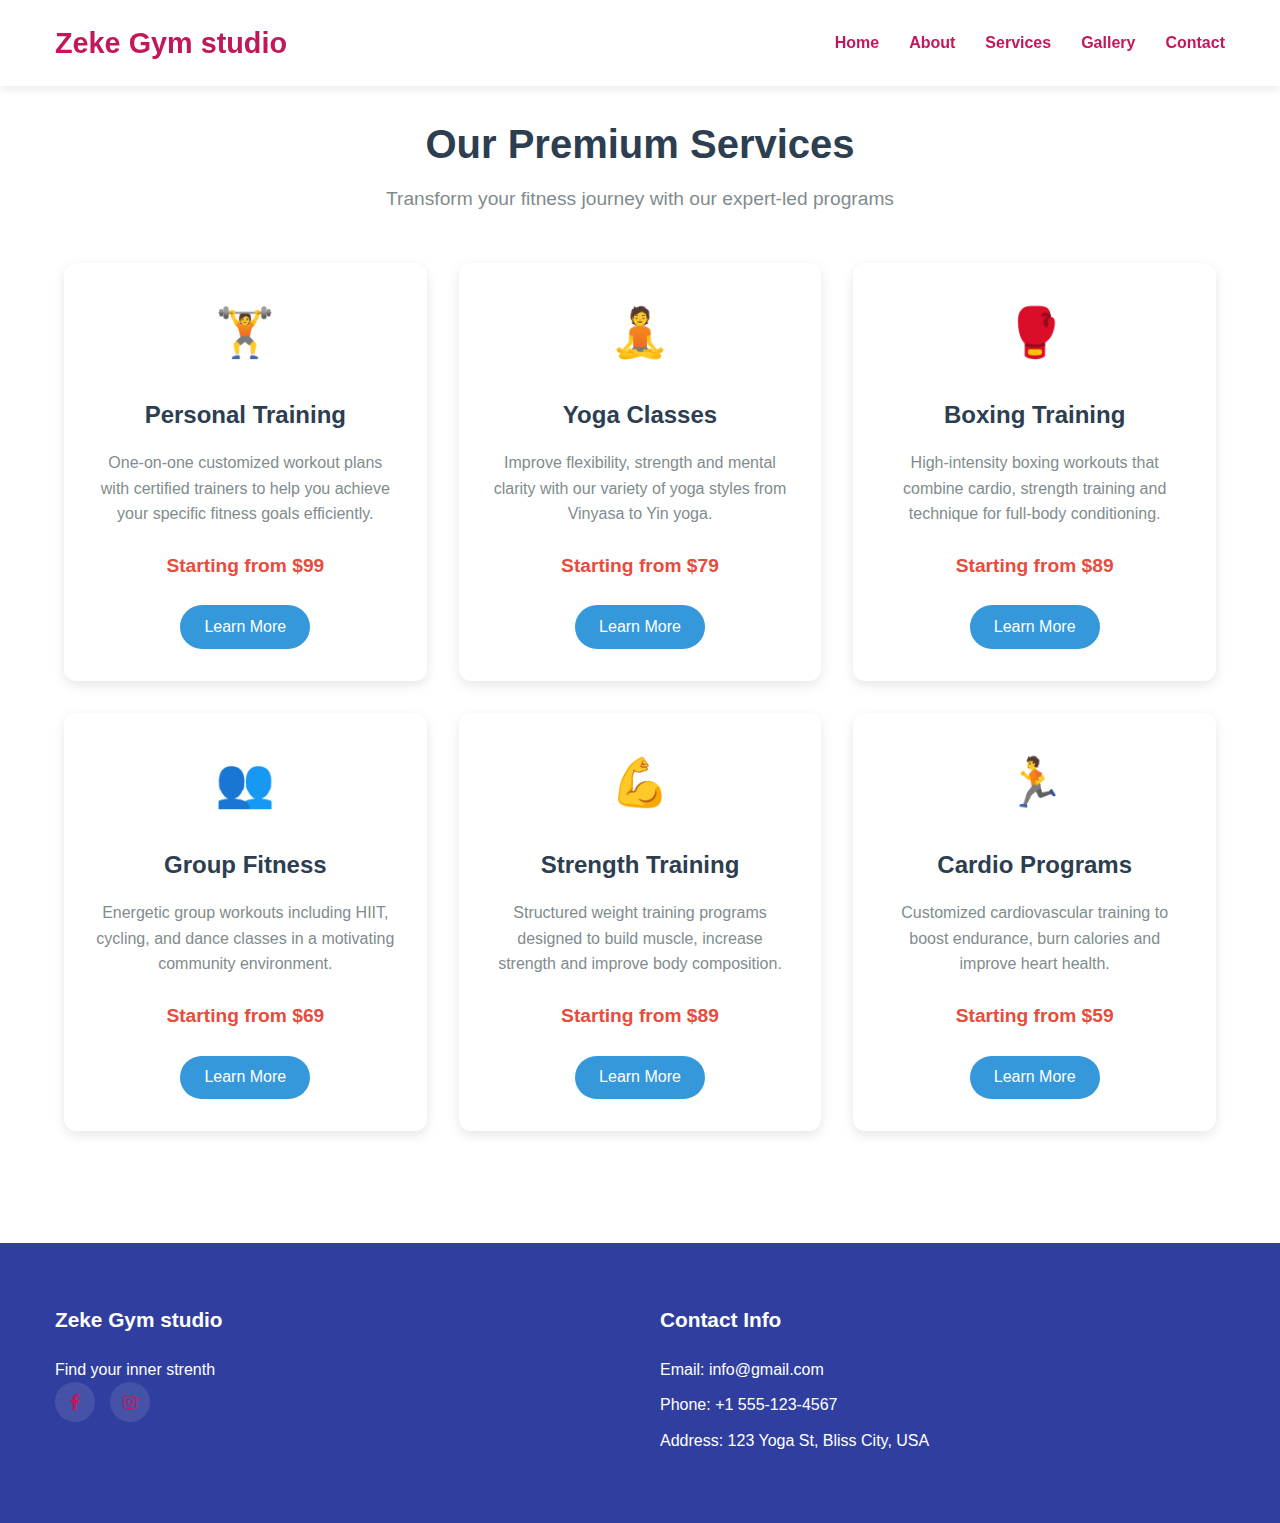
<file: services.html>
<!DOCTYPE html>
    <html lang="en">
    
        <head>
            <meta charset="UTF-8">
            <meta name="viewport" content="width=device-width, initial-scale=1.0">
            <title>Zeke Gym studio - Zeke Gym studio | Professional gym studio Services</title>
            <meta name="description" content="Professional gym studio Services for Zeke Gym studio. Find your inner strenth.">
            <link rel="stylesheet" href="https://cdnjs.cloudflare.com/ajax/libs/font-awesome/6.0.0/css/all.min.css">
            <link rel="stylesheet" href="css/base.css">
            <link rel="stylesheet" href="css/custom.css"> <!-- Add this line -->
            <link rel="stylesheet" href="css/services.css">
            <link rel="preconnect" href="https://fonts.googleapis.com">
            <link rel="preconnect" href="https://fonts.gstatic.com" crossorigin>
            <link href="https://fonts.googleapis.com/css2?family=Open+Sans:wght@400;600;700&family=Roboto:wght@400;500;700&display=swap" rel="stylesheet">


        </head>
                


    <body>
        
        <header class="header">
            <div class="container">
                <nav class="navbar">
                    <a href="index.html" class="logo">Zeke Gym studio</a>
                    <button id="mobile-menu-btn" class="mobile-menu-btn">
                        <span></span>
                        <span></span>
                        <span></span>
                    </button>
                    <ul class="nav-links">
                        <li><a href="index.html">Home</a></li>
<li><a href="about.html">About</a></li>
<li><a href="services.html">Services</a></li>
<li><a href="gallery.html">Gallery</a></li>
<li><a href="contact.html">Contact</a></li>
                    </ul>
                </nav>
            </div>
        </header>
        

        <main>
            <!-- Services Section -->
            <section class="section services">
                <main class="services-page">
  <section class="services-intro">
    <h1>Our Premium Services</h1>
    <p class="subheading">Transform your fitness journey with our expert-led programs</p>
  </section>

  <div class="services-grid">
    <div class="service-card">
      <div class="service-icon">🏋️</div>
      <h3>Personal Training</h3>
      <p>One-on-one customized workout plans with certified trainers to help you achieve your specific fitness goals efficiently.</p>
      <div class="service-price">Starting from $99</div>
      <button class="learn-more-btn">Learn More</button>
    </div>

    <div class="service-card">
      <div class="service-icon">🧘</div>
      <h3>Yoga Classes</h3>
      <p>Improve flexibility, strength and mental clarity with our variety of yoga styles from Vinyasa to Yin yoga.</p>
      <div class="service-price">Starting from $79</div>
      <button class="learn-more-btn">Learn More</button>
    </div>

    <div class="service-card">
      <div class="service-icon">🥊</div>
      <h3>Boxing Training</h3>
      <p>High-intensity boxing workouts that combine cardio, strength training and technique for full-body conditioning.</p>
      <div class="service-price">Starting from $89</div>
      <button class="learn-more-btn">Learn More</button>
    </div>

    <div class="service-card">
      <div class="service-icon">👥</div>
      <h3>Group Fitness</h3>
      <p>Energetic group workouts including HIIT, cycling, and dance classes in a motivating community environment.</p>
      <div class="service-price">Starting from $69</div>
      <button class="learn-more-btn">Learn More</button>
    </div>

    <div class="service-card">
      <div class="service-icon">💪</div>
      <h3>Strength Training</h3>
      <p>Structured weight training programs designed to build muscle, increase strength and improve body composition.</p>
      <div class="service-price">Starting from $89</div>
      <button class="learn-more-btn">Learn More</button>
    </div>

    <div class="service-card">
      <div class="service-icon">🏃</div>
      <h3>Cardio Programs</h3>
      <p>Customized cardiovascular training to boost endurance, burn calories and improve heart health.</p>
      <div class="service-price">Starting from $59</div>
      <button class="learn-more-btn">Learn More</button>
    </div>
  </div>
</main>
            </section>
        </main>

        
        <footer class="footer">
            <div class="container">
                <div class="footer-content">
                    <div class="footer-column">
                        <h3>Zeke Gym studio</h3>
                        <p>Find your inner strenth</p>
                        <div class="social-links">
                            <a href="https://facebook.com/gymstudio"><i class="fab fa-facebook-f"></i></a>
                            <a href="https://instagram.com/gymstudio"><i class="fab fa-instagram"></i></a>
                            
                            
                        </div>
                    </div>
                    <div class="footer-column">
                        <h3>Contact Info</h3>
                        <ul class="footer-links">
                            <li>Email: info@gmail.com</li>
                            <li>Phone: +1 555-123-4567</li>
                            <li>Address: 123 Yoga St, Bliss City, USA</li>
                        </ul>
                    </div>
                </div>
            </div>
        </footer>

        

        <script src="js/base.js"></script>
        <script src="js/services.js"></script>
        <script src="js/form-handler.js"></script>
    </body>
    </html>
</file>
<file: css/base.css>
/* Base styles for all pages */
        :root {
            --accent-color: #ff6b6b;
            --light-color: #ffffff;
            --dark-color: #222222;
            --text-color: #444444;
            --light-gray: #f5f5f5;
            --medium-gray: #e0e0e0;
            --dark-gray: #777777;
        }

        * {
            margin: 0;
            padding: 0;
            box-sizing: border-box;
        }

        body {
            font-family: 'Segoe UI', Tahoma, Geneva, Verdana, sans-serif;
            line-height: 1.6;
            color: var(--text-color);
            background-color: var(--light-color);
        }

        a {
            text-decoration: none;
            color: var(--primary-color);
            transition: color 0.3s ease;
        }

        a:hover {
            color: var(--secondary-color);
        }

        img {
            max-width: 100%;
            height: auto;
        }

        .container {
            width: 100%;
            max-width: 1200px;
            margin: 0 auto;
            padding: 0 15px;
        }

        .btn {
            display: inline-block;
            padding: 12px 24px;
            background-color: var(--primary-color);
            color: white;
            border: none;
            border-radius: 4px;
            cursor: pointer;
            font-weight: 600;
            text-align: center;
            transition: all 0.3s ease;
        }

        .btn:hover {
            background-color: var(--secondary-color);
            transform: translateY(-2px);
            box-shadow: 0 4px 8px rgba(0, 0, 0, 0.1);
        }

        .section {
            padding: 80px 0;
        }

        .section-title {
            font-size: 2.5rem;
            margin-bottom: 1.5rem;
            color: var(--secondary-color);
            text-align: center;
        }

        .section-subtitle {
            font-size: 1.2rem;
            color: var(--dark-gray);
            text-align: center;
            margin-bottom: 3rem;
            max-width: 700px;
            margin-left: auto;
            margin-right: auto;
        }

        /* Header styles */
        .header {
            position: fixed;
            top: 0;
            left: 0;
            width: 100%;
            background-color: var(--light-color);
            box-shadow: 0 2px 10px rgba(0, 0, 0, 0.1);
            z-index: 1000;
            transition: all 0.3s ease;
        }

        .header.scrolled {
            background-color: rgba(255, 255, 255, 0.95);
            box-shadow: 0 4px 15px rgba(0, 0, 0, 0.1);
        }

        .navbar {
            display: flex;
            justify-content: space-between;
            align-items: center;
            padding: 20px 0;
        }

        .logo {
            font-size: 1.8rem;
            font-weight: 700;
            color: var(--primary-color);
        }

        .logo span {
            color: var(--secondary-color);
        }

        .nav-links {
            display: flex;
            list-style: none;
        }

        .nav-links li {
            margin-left: 30px;
        }

        .nav-links a {
            font-weight: 600;
            position: relative;
        }

        .nav-links a::after {
            content: '';
            position: absolute;
            bottom: -5px;
            left: 0;
            width: 0;
            height: 2px;
            background-color: var(--primary-color);
            transition: width 0.3s ease;
        }

        .nav-links a:hover::after {
            width: 100%;
        }

        /* Footer styles */
        .footer {
            background-color: var(--secondary-color);
            color: var(--light-color);
            padding: 60px 0 20px;
        }

        .footer-content {
            display: grid;
            grid-template-columns: repeat(auto-fit, minmax(250px, 1fr));
            gap: 40px;
            margin-bottom: 40px;
        }

        .footer-column h3 {
            font-size: 1.3rem;
            margin-bottom: 20px;
            color: var(--light-color);
        }

        .footer-links {
            list-style: none;
        }

        .footer-links li {
            margin-bottom: 10px;
        }

        .footer-links a {
            color: var(--medium-gray);
            transition: color 0.3s ease;
        }

        .footer-links a:hover {
            color: var(--light-color);
        }

        .social-links {
            display: flex;
            gap: 15px;
        }

        .social-links a {
            display: inline-flex;
            align-items: center;
            justify-content: center;
            width: 40px;
            height: 40px;
            background-color: rgba(255, 255, 255, 0.1);
            border-radius: 50%;
            transition: all 0.3s ease;
        }

        .social-links a:hover {
            background-color: var(--primary-color);
            transform: translateY(-3px);
        }

        .copyright {
            text-align: center;
            padding-top: 20px;
            border-top: 1px solid rgba(255, 255, 255, 0.1);
            color: var(--medium-gray);
            font-size: 0.9rem;
        }

        /* Responsive styles */
        @media (max-width: 768px) {
            .navbar {
                flex-direction: column;
                padding: 15px 0;
            }
            
            .nav-links {
                margin-top: 15px;
            }
            
            .nav-links li {
                margin-left: 15px;
            }
            
            .section {
                padding: 60px 0;
            }
            
            .section-title {
                font-size: 2rem;
            }
        }

        @media (max-width: 480px) {
            .nav-links {
                flex-direction: column;
                align-items: center;
            }
            
            .nav-links li {
                margin: 5px 0;
            }
            
            .btn {
                padding: 10px 20px;
            }
        }


        /* Mobile menu button */
        .mobile-menu-btn {
            display: none;
            flex-direction: column;
            justify-content: space-between;
            width: 25px;
            height: 18px;
            cursor: pointer;
            background: none;
            border: none;
            padding: 0;
            z-index: 1100;
        }

        .mobile-menu-btn span {
            display: block;
            height: 3px;
            background-color: var(--primary-color);
            border-radius: 2px;
            transition: all 0.3s ease;
        }

        /* Mobile menu button open state */
        .mobile-menu-btn.open span:nth-child(1) {
            transform: rotate(45deg) translate(5px, 5px);
        }

        .mobile-menu-btn.open span:nth-child(2) {
            opacity: 0;
        }

        .mobile-menu-btn.open span:nth-child(3) {
            transform: rotate(-45deg) translate(5px, -5px);
        }

        /* Hide nav links on mobile by default */
        @media (max-width: 768px) {
            .mobile-menu-btn {
                display: flex;
            }

            .nav-links {
                display: none;
                flex-direction: column;
                align-items: center;
                background-color: var(--light-color);
                width: 100%;
                position: absolute;
                top: 70px; /* height of header */
                left: 0;
                padding: 20px 0;
                box-shadow: 0 4px 15px rgba(0, 0, 0, 0.1);
                z-index: 999;
            }

            .nav-links.active {
                display: flex;
            }

            .nav-links li {
                margin: 10px 0;
            }
        }
</file>
<file: css/custom.css>
:root {
        --primary-color: #c2185b;
        --secondary-color: #303f9f;
        --preferred-font: 'Roboto';
    }
</file>
<file: css/index.css>
/* Homepage specific styles */
        .hero {
            position: relative;
            height: 100vh;
            min-height: 600px;
            display: flex;
            align-items: center;
            justify-content: center;
            text-align: center;
            color: white;
            background-size: cover;
            background-position: center;
            background-repeat: no-repeat;
        }

        .hero::before {
            content: '';
            position: absolute;
            top: 0;
            left: 0;
            width: 100%;
            height: 100%;
            background-color: rgba(0, 0, 0, 0.6);
        }

        .hero-content {
            position: relative;
            z-index: 1;
            max-width: 800px;
            padding: 0 20px;
        }

        .hero h1 {
            font-size: 3.5rem;
            margin-bottom: 20px;
            text-shadow: 2px 2px 4px rgba(0, 0, 0, 0.5);
        }

        .hero p {
            font-size: 1.5rem;
            margin-bottom: 30px;
            text-shadow: 1px 1px 2px rgba(0, 0, 0, 0.5);
        }

        .services {
            background-color: var(--light-gray);
        }

        .services-grid {
            display: grid;
            grid-template-columns: repeat(auto-fit, minmax(300px, 1fr));
            gap: 30px;
            margin-top: 40px;
        }

        .service-card {
            background-color: white;
            border-radius: 8px;
            overflow: hidden;
            box-shadow: 0 5px 15px rgba(0, 0, 0, 0.1);
            transition: transform 0.3s ease, box-shadow 0.3s ease;
        }

        .service-card:hover {
            transform: translateY(-10px);
            box-shadow: 0 15px 30px rgba(0, 0, 0, 0.15);
        }

        .service-icon {
            font-size: 3rem;
            color: var(--primary-color);
            margin-bottom: 20px;
        }

        .service-card-content {
            padding: 30px;
            text-align: center;
        }

        .service-card h3 {
            font-size: 1.5rem;
            margin-bottom: 15px;
            color: var(--secondary-color);
        }

        .testimonials {
            background-color: white;
        }

        .testimonials-grid {
            display: grid;
            grid-template-columns: repeat(auto-fit, minmax(300px, 1fr));
            gap: 30px;
            margin-top: 40px;
        }

        .testimonial-card {
            background-color: var(--light-gray);
            padding: 30px;
            border-radius: 8px;
            position: relative;
        }

        .testimonial-card::before {
            content: '"';
            position: absolute;
            top: 20px;
            left: 20px;
            font-size: 4rem;
            color: rgba(30, 144, 255, 0.1);
            font-family: Georgia, serif;
            line-height: 1;
        }

        .testimonial-content {
            position: relative;
            z-index: 1;
            margin-bottom: 20px;
        }

        .testimonial-author {
            display: flex;
            align-items: center;
        }

        .testimonial-author img {
            width: 50px;
            height: 50px;
            border-radius: 50%;
            margin-right: 15px;
            object-fit: cover;
        }

        .author-info h4 {
            margin-bottom: 5px;
            color: var(--secondary-color);
        }

        .author-info p {
            color: var(--dark-gray);
            font-size: 0.9rem;
        }

        .stars {
            color: #ffc107;
            margin-bottom: 10px;
        }

        .why-choose-us {
            background-color: var(--light-gray);
        }

        .features-grid {
            display: grid;
            grid-template-columns: repeat(auto-fit, minmax(250px, 1fr));
            gap: 30px;
            margin-top: 40px;
        }

        .feature-item {
            display: flex;
            align-items: flex-start;
        }

        .feature-icon {
            font-size: 1.5rem;
            color: var(--primary-color);
            margin-right: 15px;
            flex-shrink: 0;
        }

        .feature-text h3 {
            font-size: 1.2rem;
            margin-bottom: 10px;
            color: var(--secondary-color);
        }
</file>
<file: css/about.css>
/* About Page Styles */
.about-page {
  font-family: 'Arial', sans-serif;
  color: #333;
  line-height: 1.6;
  max-width: 1200px;
  margin: 0 auto;
  padding: 0 20px;
}

/* Hero Section */
.about-hero {
  background: linear-gradient(rgba(0, 0, 0, 0.6), rgba(0, 0, 0, 0.6)), 
              url('../assets/images/gym-studio5.jpg') center/cover no-repeat;
  height: 400px;
  display: flex;
  align-items: center;
  justify-content: center;
  text-align: center;
  color: white;
  margin-bottom: 60px;
}

.about-hero-content h1 {
  font-size: 3rem;
  margin-bottom: 20px;
}

.about-hero-content p {
  font-size: 1.2rem;
  max-width: 600px;
  margin: 0 auto;
}

/* Section Titles */
.section-title {
  text-align: center;
  font-size: 2.5rem;
  margin-bottom: 50px;
  color: #222;
  position: relative;
}

.section-title::after {
  content: '';
  display: block;
  width: 80px;
  height: 4px;
  background: #e74c3c;
  margin: 15px auto 0;
}

/* Timeline Styles */
.our-story {
  padding: 60px 0;
  background: #f9f9f9;
}

.timeline {
  position: relative;
  max-width: 800px;
  margin: 0 auto;
  padding: 20px 0;
}

.timeline::before {
  content: '';
  position: absolute;
  width: 4px;
  background: #e74c3c;
  top: 0;
  bottom: 0;
  left: 50%;
  margin-left: -2px;
}

.timeline-item {
  padding: 20px 40px;
  position: relative;
  width: 50%;
  box-sizing: border-box;
}

.timeline-item:nth-child(odd) {
  left: 0;
}

.timeline-item:nth-child(even) {
  left: 50%;
}

.timeline-year {
  background: #e74c3c;
  color: white;
  padding: 10px 15px;
  position: absolute;
  border-radius: 5px;
  font-weight: bold;
  top: 20px;
}

.timeline-item:nth-child(odd) .timeline-year {
  right: -80px;
}

.timeline-item:nth-child(even) .timeline-year {
  left: -80px;
}

.timeline-content {
  padding: 20px;
  background: white;
  border-radius: 5px;
  box-shadow: 0 3px 10px rgba(0, 0, 0, 0.1);
}

.timeline-content h3 {
  margin-top: 0;
  color: #e74c3c;
}

/* Team Section */
.our-team {
  padding: 60px 0;
}

.team-grid {
  display: grid;
  grid-template-columns: repeat(auto-fit, minmax(250px, 1fr));
  gap: 30px;
  max-width: 1100px;
  margin: 0 auto;
}

.team-member {
  text-align: center;
  padding: 20px;
}

.team-photo {
  width: 180px;
  height: 180px;
  border-radius: 50%;
  object-fit: cover;
  border: 4px solid #e74c3c;
  margin-bottom: 20px;
}

.team-role {
  color: #e74c3c;
  font-weight: bold;
  margin: 10px 0;
}

.team-bio {
  font-size: 0.9rem;
}

/* Mission & Values */
.mission-values {
  padding: 60px 0;
  background: #f9f9f9;
}

.values-grid {
  display: grid;
  grid-template-columns: repeat(auto-fit, minmax(250px, 1fr));
  gap: 30px;
  max-width: 1100px;
  margin: 0 auto;
}

.value-card {
  text-align: center;
  padding: 30px 20px;
  background: white;
  border-radius: 5px;
  box-shadow: 0 3px 10px rgba(0, 0, 0, 0.1);
}

.value-icon {
  font-size: 3rem;
  margin-bottom: 20px;
}

.value-card h3 {
  color: #e74c3c;
  margin-bottom: 15px;
}

/* CTA Section */
.about-cta {
  background: linear-gradient(rgba(0, 0, 0, 0.7), rgba(0, 0, 0, 0.7)), 
              url('../assets/images/gym-studio6.jpg') center/cover no-repeat;
  padding: 80px 20px;
  text-align: center;
  color: white;
  margin: 60px 0;
}

.cta-content {
  max-width: 600px;
  margin: 0 auto;
}

.cta-content h2 {
  font-size: 2.2rem;
  margin-bottom: 20px;
}

.cta-button {
  display: inline-block;
  background: #e74c3c;
  color: white;
  padding: 12px 30px;
  border-radius: 5px;
  text-decoration: none;
  font-weight: bold;
  margin-top: 20px;
  transition: background 0.3s;
}

.cta-button:hover {
  background: #c0392b;
}

/* Responsive Adjustments */
@media (max-width: 768px) {
  .timeline::before {
    left: 30px;
  }
  
  .timeline-item {
    width: 100%;
    padding-left: 70px;
    padding-right: 20px;
  }
  
  .timeline-item:nth-child(even) {
    left: 0;
  }
  
  .timeline-item:nth-child(odd) .timeline-year,
  .timeline-item:nth-child(even) .timeline-year {
    left: 0;
    right: auto;
  }
  
  .about-hero-content h1 {
    font-size: 2.2rem;
  }
}
</file>
<file: css/contact.css>
/* Contact Page Styles */
.contact-page {
    max-width: 1200px;
    margin: 0 auto;
    padding: 2rem 1rem;
}

.contact-header {
    text-align: center;
    margin-bottom: 3rem;
}

.contact-header h1 {
    font-size: 2.5rem;
    color: #2c3e50;
    margin-bottom: 1rem;
}

.subheading {
    font-size: 1.2rem;
    color: #7f8c8d;
    max-width: 700px;
    margin: 0 auto;
}

.contact-container {
    display: flex;
    gap: 2rem;
    margin-top: 2rem;
}

.contact-form-container {
    flex: 1;
}

.contact-info-container {
    flex: 1;
    display: flex;
    flex-direction: column;
    gap: 1.5rem;
}

.gym-contact-form {
    background: #fff;
    padding: 2rem;
    border-radius: 8px;
    box-shadow: 0 2px 10px rgba(0, 0, 0, 0.1);
}

.form-group {
    margin-bottom: 1.5rem;
}

.form-group label {
    display: block;
    margin-bottom: 0.5rem;
    font-weight: 600;
    color: #2c3e50;
}

.form-group input,
.form-group select,
.form-group textarea {
    width: 100%;
    padding: 0.75rem;
    border: 1px solid #ddd;
    border-radius: 4px;
    font-size: 1rem;
}

.form-group textarea {
    min-height: 150px;
    resize: vertical;
}

.submit-btn {
    background-color: #e74c3c;
    color: white;
    border: none;
    padding: 1rem 2rem;
    font-size: 1rem;
    border-radius: 4px;
    cursor: pointer;
    transition: background-color 0.3s;
    font-weight: 600;
    width: 100%;
}

.submit-btn:hover {
    background-color: #c0392b;
}

.info-card {
    background: #fff;
    padding: 1.5rem;
    border-radius: 8px;
    box-shadow: 0 2px 10px rgba(0, 0, 0, 0.1);
}

.info-card h3 {
    color: #2c3e50;
    margin-top: 1rem;
    margin-bottom: 1rem;
}

.info-card p {
    margin-bottom: 0.5rem;
    color: #34495e;
}

.info-card a {
    color: #e74c3c;
    text-decoration: none;
    transition: color 0.3s;
}

.info-card a:hover {
    color: #c0392b;
    text-decoration: underline;
}

.info-image {
    width: 100%;
    height: 180px;
    object-fit: cover;
    border-radius: 4px;
}

/* Responsive Styles */
@media (max-width: 768px) {
    .contact-container {
        flex-direction: column;
    }
    
    .contact-form-container,
    .contact-info-container {
        width: 100%;
    }
    
    .info-card {
        text-align: center;
    }
    
    .contact-header h1 {
        font-size: 2rem;
    }
    
    .subheading {
        font-size: 1rem;
    }
}
</file>
<file: css/gallery.css>
/* Gallery Page Styles */
.gallery-page {
  max-width: 1200px;
  margin: 0 auto;
  padding: 2rem 1rem;
}

.gallery-intro {
  text-align: center;
  margin-bottom: 3rem;
}

.gallery-intro h1 {
  font-size: 2.5rem;
  color: #222;
  margin-bottom: 0.5rem;
}

.gallery-intro .subheading {
  font-size: 1.1rem;
  color: #666;
  max-width: 700px;
  margin: 0 auto;
}

/* Filter Buttons */
.filter-buttons {
  display: flex;
  flex-wrap: wrap;
  justify-content: center;
  gap: 0.5rem;
  margin-bottom: 2rem;
}

.filter-btn {
  padding: 0.6rem 1.2rem;
  background: #f5f5f5;
  border: none;
  border-radius: 4px;
  cursor: pointer;
  transition: all 0.3s ease;
  font-weight: 600;
  color: #444;
}

.filter-btn:hover {
  background: #e0e0e0;
}

.filter-btn.active {
  background: #ff5a5f;
  color: white;
}

/* Gallery Grid */
.gallery-grid {
  display: grid;
  grid-template-columns: repeat(auto-fill, minmax(300px, 1fr));
  gap: 1.5rem;
}

.gallery-item {
  position: relative;
  border-radius: 8px;
  overflow: hidden;
  box-shadow: 0 4px 8px rgba(0,0,0,0.1);
  aspect-ratio: 4/3;
}

.gallery-item img {
  width: 100%;
  height: 100%;
  object-fit: cover;
  display: block;
  transition: transform 0.3s ease;
}

.gallery-item:hover img {
  transform: scale(1.03);
}

.overlay {
  position: absolute;
  bottom: 0;
  left: 0;
  right: 0;
  background: linear-gradient(to top, rgba(0,0,0,0.8), transparent);
  color: white;
  padding: 1.5rem;
  opacity: 0;
  transition: opacity 0.3s ease;
}

.gallery-item:hover .overlay {
  opacity: 1;
}

.overlay h3 {
  margin: 0 0 0.5rem;
  font-size: 1.2rem;
}

.overlay p {
  margin: 0;
  font-size: 0.9rem;
  line-height: 1.4;
}

/* Mobile Responsiveness */
@media (max-width: 768px) {
  .filter-buttons {
    flex-direction: column;
    align-items: center;
  }

  .filter-btn {
    width: 80%;
    margin-bottom: 0.5rem;
  }

  .gallery-grid {
    grid-template-columns: 1fr;
  }

  .gallery-intro h1 {
    font-size: 2rem;
  }
}
</file>
<file: css/services.css>
/* Services Page Styles */
.services-page {
  max-width: 1200px;
  margin: 0 auto;
  padding: 2rem 1.5rem;
}

.services-intro {
  text-align: center;
  margin-bottom: 3rem;
}

.services-intro h1 {
  font-size: 2.5rem;
  color: #2c3e50;
  margin-bottom: 0.5rem;
}

.services-intro .subheading {
  font-size: 1.2rem;
  color: #7f8c8d;
  font-weight: 300;
}

.services-grid {
  display: grid;
  grid-template-columns: repeat(3, 1fr);
  gap: 2rem;
}

.service-card {
  background: white;
  border-radius: 12px;
  padding: 2rem;
  box-shadow: 0 4px 12px rgba(0, 0, 0, 0.1);
  transition: all 0.3s ease;
  text-align: center;
}

.service-card:hover {
  transform: translateY(-5px);
  box-shadow: 0 8px 20px rgba(0, 0, 0, 0.15);
}

.service-icon {
  font-size: 3rem;
  margin-bottom: 1.5rem;
}

.service-card h3 {
  font-size: 1.5rem;
  color: #2c3e50;
  margin-bottom: 1rem;
}

.service-card p {
  color: #7f8c8d;
  line-height: 1.6;
  margin-bottom: 1.5rem;
}

.service-price {
  font-size: 1.2rem;
  font-weight: bold;
  color: #e74c3c;
  margin-bottom: 1.5rem;
}

.learn-more-btn {
  background: #3498db;
  color: white;
  border: none;
  padding: 0.8rem 1.5rem;
  border-radius: 50px;
  font-size: 1rem;
  cursor: pointer;
  transition: background 0.3s ease;
}

.learn-more-btn:hover {
  background: #2980b9;
}

@media (max-width: 900px) {
  .services-grid {
    grid-template-columns: repeat(2, 1fr);
  }
}

@media (max-width: 768px) {
  .services-grid {
    grid-template-columns: 1fr;
  }
  
  .services-intro h1 {
    font-size: 2rem;
  }
  
  .services-intro .subheading {
    font-size: 1rem;
  }
}
</file>
